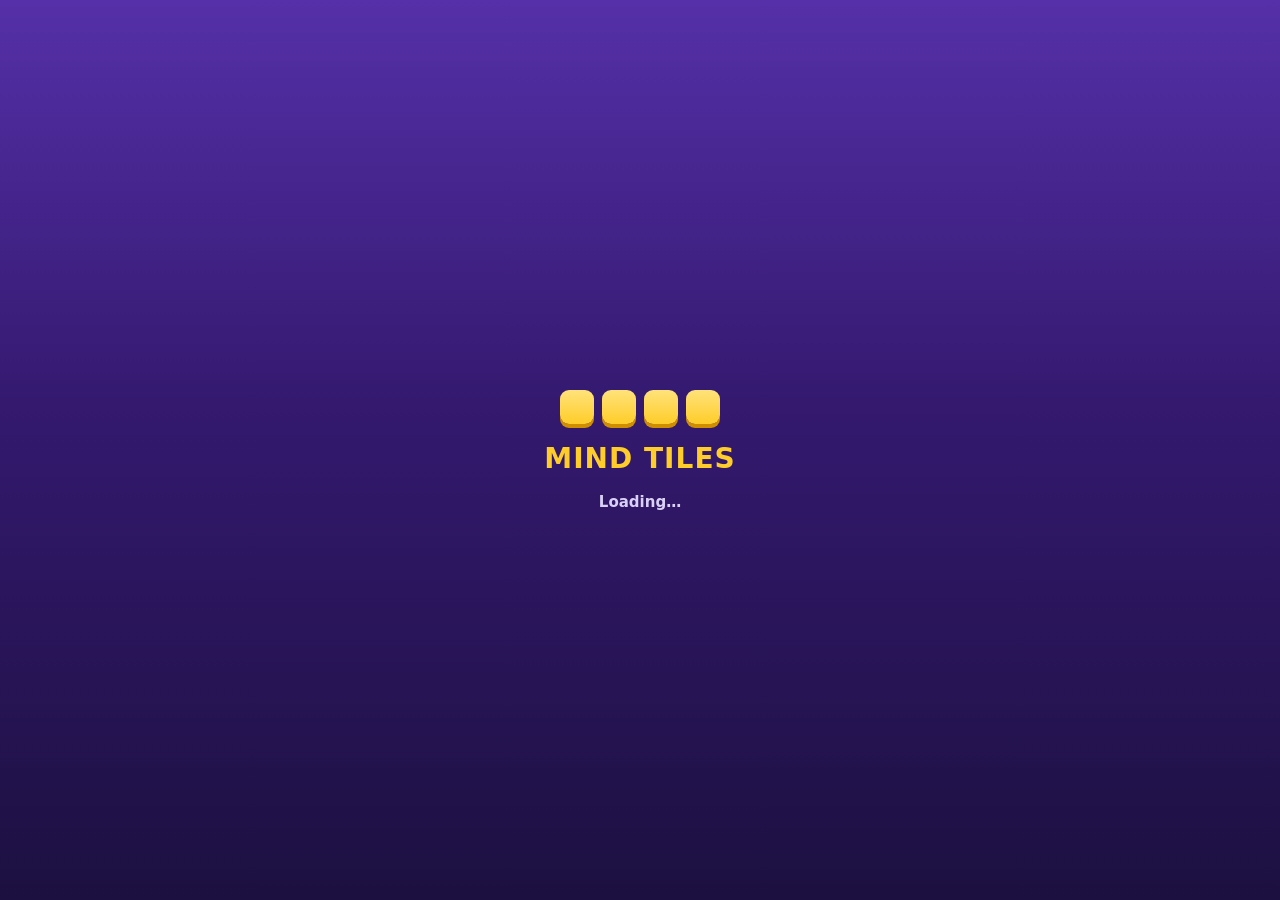
<file: web/index.html>
<!DOCTYPE html>
<html lang="en">
<head>
  <meta charset="UTF-8">
  <meta name="viewport" content="width=device-width, initial-scale=1.0, viewport-fit=cover">
  <meta name="description" content="Mind Tiles — flip, remember and match symbol tiles.">
  <title>Mind Tiles</title>
  <link rel="icon" type="image/png" href="favicon.png">

  <!-- YouTube Playables SDK: MUST load before any game code (Integration 1).
       Locally (outside YouTube) the SDK runs as a no-op. -->
  <script src="https://www.youtube.com/game_api/v1"></script>

  <!-- NOTE: deliberately no base-href element: Playables requires relative paths. -->
  <style>
    html, body { margin: 0; height: 100%; background: #1c1040; overflow: hidden; }
    #loading {
      position: fixed; inset: 0; z-index: 10;
      display: flex; flex-direction: column; align-items: center; justify-content: center; gap: 18px;
      background: linear-gradient(180deg, #5530a8 0%, #34196f 45%, #1c1040 100%);
      color: #ffcd29; font: 800 28px system-ui, -apple-system, "Segoe UI", Roboto, sans-serif;
      letter-spacing: 1px;
    }
    #loading .tiles { display: flex; gap: 8px; }
    #loading .tile {
      width: 34px; height: 34px; border-radius: 9px;
      background: linear-gradient(180deg, #ffe27a, #ffcd29); box-shadow: 0 4px 0 #cf8e00;
      animation: flip 1.2s ease-in-out infinite;
    }
    #loading .tile:nth-child(2) { animation-delay: .15s; }
    #loading .tile:nth-child(3) { animation-delay: .3s; }
    #loading .tile:nth-child(4) { animation-delay: .45s; }
    #loading .label { font-size: 15px; color: #d9d0f5; font-weight: 600; letter-spacing: 0; }
    @keyframes flip { 0%, 60%, 100% { transform: scaleX(1); } 30% { transform: scaleX(0.1); } }
    @media (prefers-reduced-motion: reduce) { #loading .tile { animation: none; } }
  </style>
</head>
<body>
  <div id="loading" role="status" aria-live="polite">
    <div class="tiles" aria-hidden="true"><div class="tile"></div><div class="tile"></div><div class="tile"></div><div class="tile"></div></div>
    <div>MIND TILES</div>
    <div class="label">Loading…</div>
  </div>
  <script>
    // Integration 2a: firstFrameReady is called while the loading screen
    // above is visible. gameReady is called from Dart (lib/main_playables.dart)
    // once the home screen is interactive and this loader has been removed.
    try {
      if (typeof ytgame !== 'undefined') { ytgame.game.firstFrameReady(); }
    } catch (e) { /* SDK unavailable: local run */ }
    window.mindTilesHideLoader = function () {
      var el = document.getElementById('loading');
      if (el && el.parentNode) { el.parentNode.removeChild(el); }
    };
  </script>
  <script src="flutter_bootstrap.js" async></script>
</body>
</html>
</file>
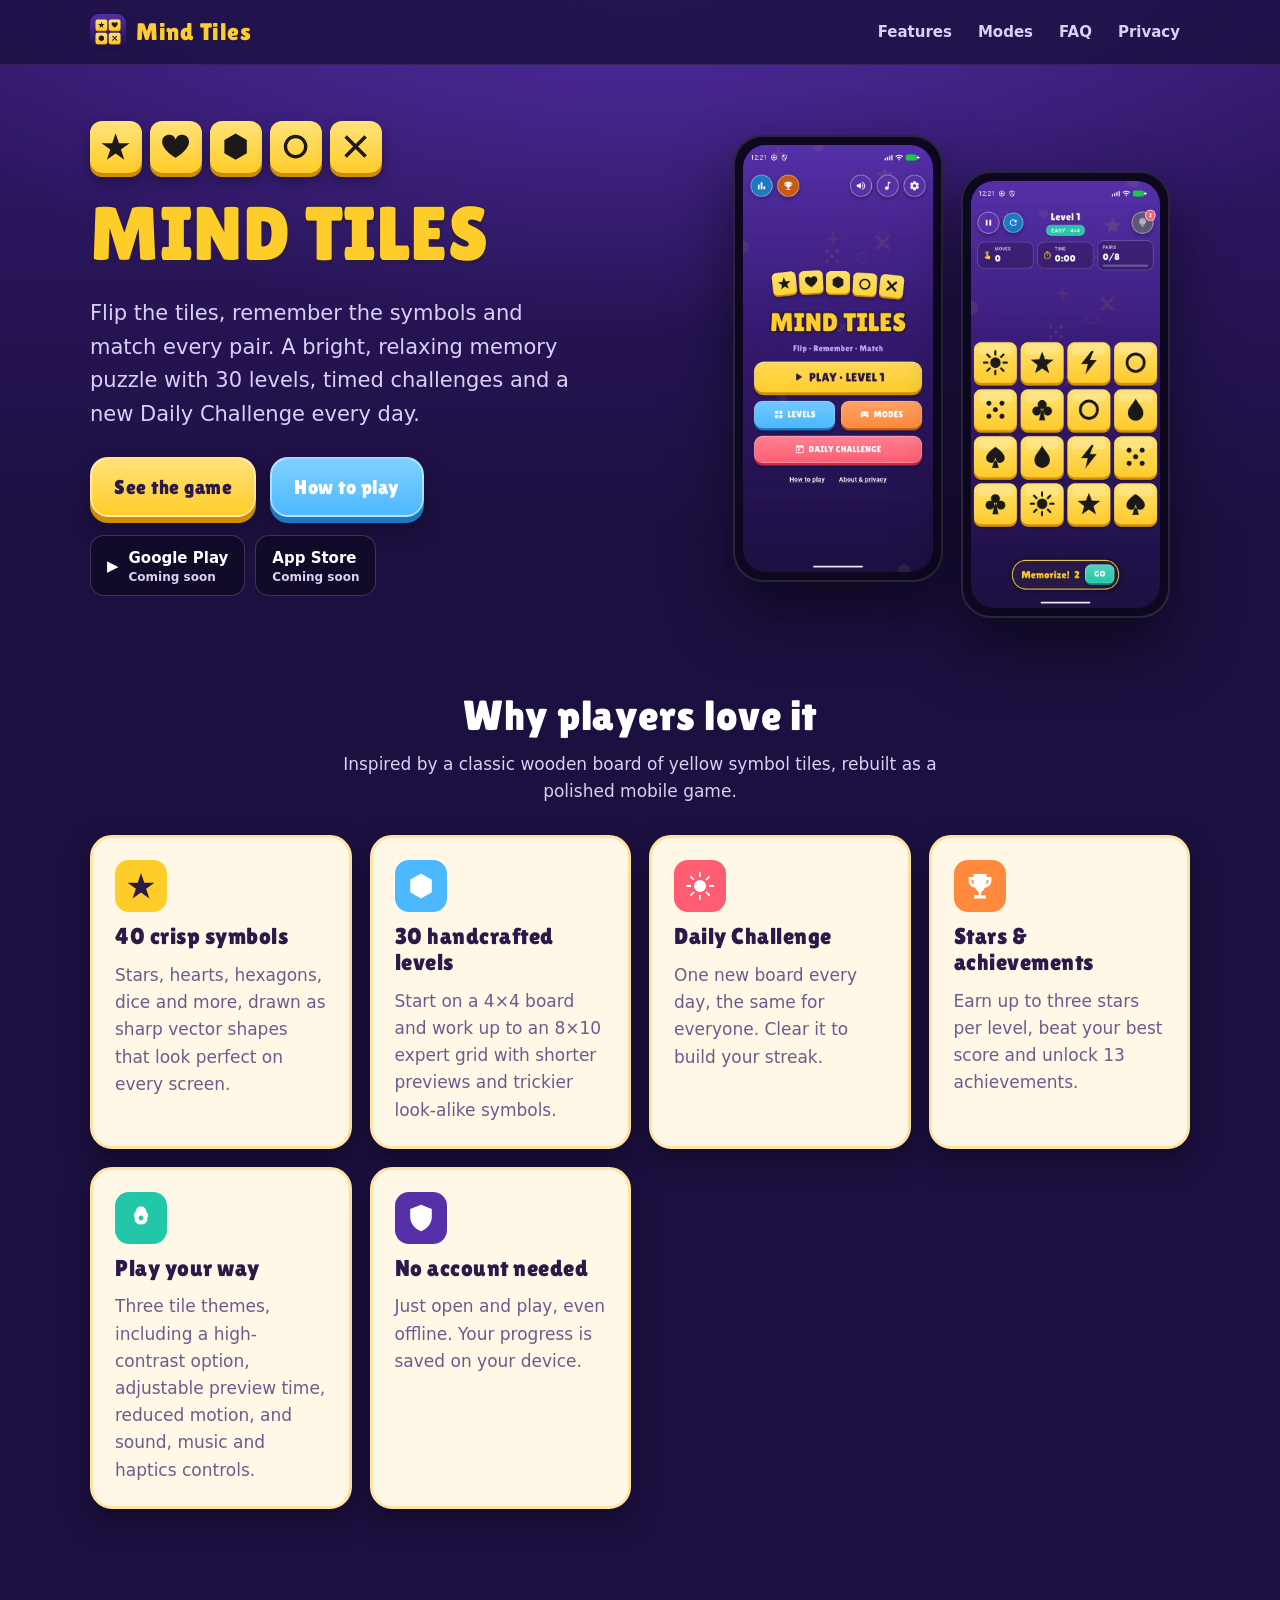
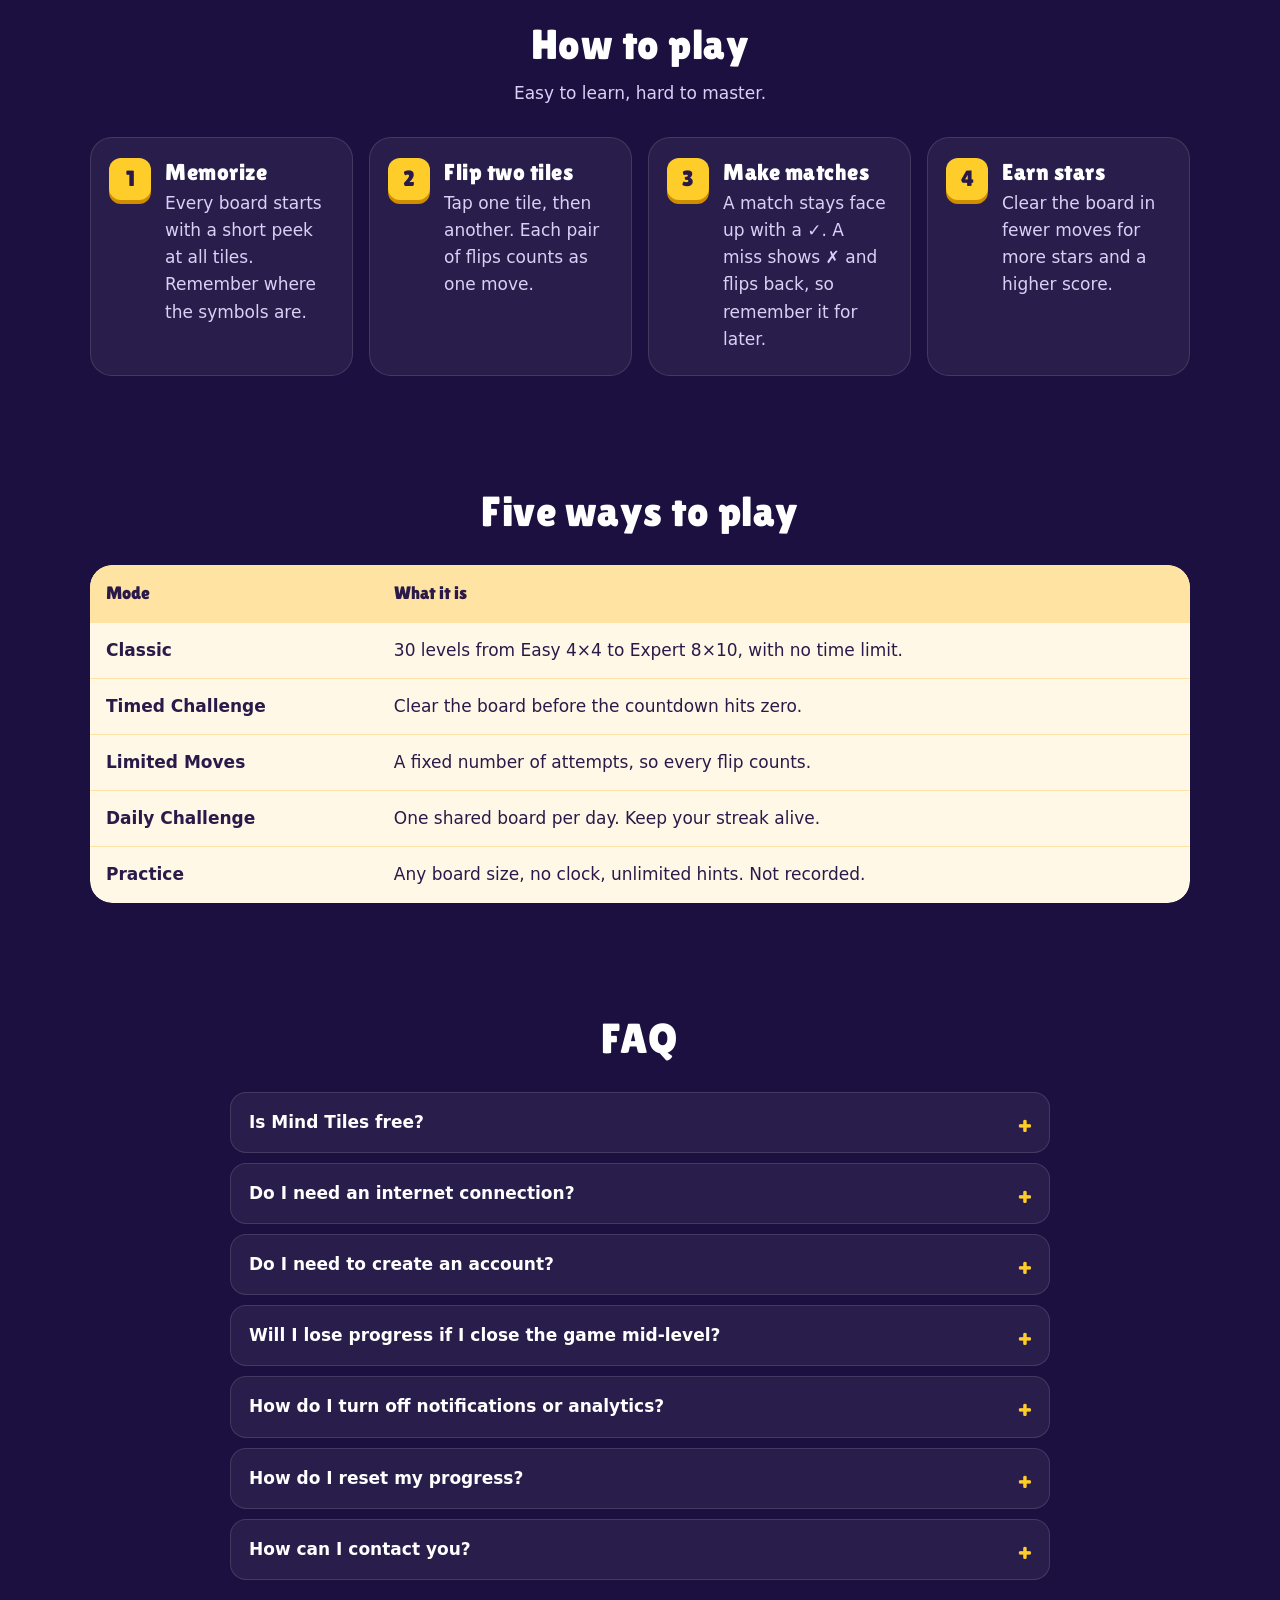
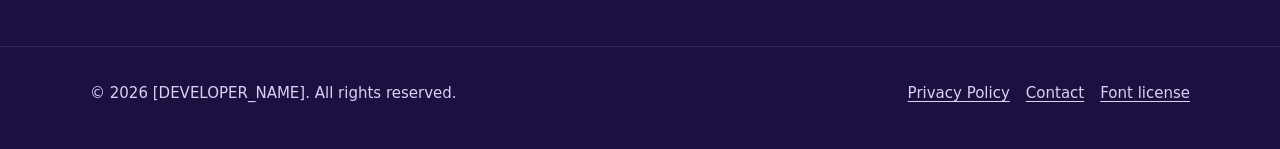
<file: website/index.html>
<!doctype html>
<html lang="en">
<head>
  <meta charset="utf-8">
  <meta name="viewport" content="width=device-width, initial-scale=1">
  <title>Mind Tiles — Flip, Remember, Match</title>
  <meta name="description" content="Mind Tiles is a free symbol memory-matching puzzle game for Android and iOS. Flip yellow tiles, remember the symbols and match every pair across 30 levels, timed challenges and a Daily Challenge.">
  <meta name="theme-color" content="#34196F">
  <link rel="canonical" href="https://[WEBSITE_DOMAIN]/">
  <link rel="icon" type="image/png" sizes="32x32" href="assets/img/favicon-32.png">
  <link rel="apple-touch-icon" href="assets/img/apple-touch-icon.png">
  <meta property="og:type" content="website">
  <meta property="og:title" content="Mind Tiles — Flip, Remember, Match">
  <meta property="og:description" content="A colourful memory-matching puzzle game with 30 levels, timed challenges and a Daily Challenge.">
  <meta property="og:image" content="assets/img/og-image.png">
  <meta name="twitter:card" content="summary_large_image">
  <link rel="stylesheet" href="assets/styles.css">
  <script type="application/ld+json">
  {
    "@context": "https://schema.org",
    "@type": "MobileApplication",
    "name": "Mind Tiles",
    "operatingSystem": "Android, iOS",
    "applicationCategory": "GameApplication",
    "genre": "Puzzle",
    "offers": { "@type": "Offer", "price": "0", "priceCurrency": "USD" },
    "description": "A symbol memory-matching puzzle game: flip tiles, remember symbols and match every pair."
  }
  </script>
</head>
<body>
  <a class="skip" href="#main">Skip to content</a>

  <!-- Game symbols, same shapes as the in-game vector tiles -->
  <svg width="0" height="0" style="position:absolute" aria-hidden="true">
    <defs>
      <symbol id="s-star" viewBox="0 0 100 100"><path d="M50 7 61 39 95 39 67 59 78 92 50 72 22 92 33 59 5 39 39 39Z"/></symbol>
      <symbol id="s-heart" viewBox="0 0 100 100"><path d="M50 86C50 86 7 60 7 35 7 20 18 12 30 12 40 12 47 18 50 27 53 18 60 12 70 12 82 12 93 20 93 35 93 60 50 86 50 86Z"/></symbol>
      <symbol id="s-hex" viewBox="0 0 100 100"><path d="M86 29 86 71 50 92 14 71 14 29 50 8Z"/></symbol>
      <symbol id="s-ring" viewBox="0 0 100 100"><path d="M50 12a38 38 0 1 0 0.01 0Zm0 11a27 27 0 1 1-0.01 0Z" fill-rule="evenodd"/></symbol>
      <symbol id="s-x" viewBox="0 0 100 100"><path d="M22 14 50 42 78 14 86 22 58 50 86 78 78 86 50 58 22 86 14 78 42 50 14 22Z"/></symbol>
      <symbol id="s-bolt" viewBox="0 0 100 100"><path d="M60 5 20 55 46 55 36 95 80 40 54 40 68 5Z"/></symbol>
      <symbol id="s-sun" viewBox="0 0 100 100"><circle cx="50" cy="50" r="20"/><path d="M47 4h6v16h-6zM47 80h6v16h-6zM4 47h16v6H4zM80 47h16v6H80zM16 20l4-4 12 12-4 4zM68 72l4-4 12 12-4 4zM16 80l12-12 4 4-12 12zM68 28l12-12 4 4-12 12z"/></symbol>
      <symbol id="s-hourglass" viewBox="0 0 100 100"><path d="M20 10h60L50 50 80 90H20L50 50Z"/></symbol>
      <symbol id="s-dice" viewBox="0 0 100 100"><circle cx="25" cy="25" r="10"/><circle cx="75" cy="25" r="10"/><circle cx="50" cy="50" r="10"/><circle cx="25" cy="75" r="10"/><circle cx="75" cy="75" r="10"/></symbol>
      <symbol id="s-flower" viewBox="0 0 100 100"><path d="M50 11a18 18 0 0 1 18 18 18 18 0 0 1 3 21 18 18 0 0 1-21 21 18 18 0 0 1-21-21 18 18 0 0 1 3-21A18 18 0 0 1 50 11Zm0 31a8 8 0 1 0 0.01 0Z" fill-rule="evenodd"/></symbol>
      <symbol id="s-trophy" viewBox="0 0 100 100"><path d="M28 10h44v10h16v12c0 14-10 22-22 24-3 8-8 12-12 14v12h16v10H30V80h16V70c-4-2-9-6-12-14C22 54 12 46 12 32V20h16Zm-6 20v2c0 7 4 12 8 14-1-5-2-10-2-16Zm56 0h-6c0 6-1 11-2 16 4-2 8-7 8-14Z"/></symbol>
      <symbol id="s-shield" viewBox="0 0 100 100"><path d="M50 6 86 20v26c0 24-16 40-36 48C30 86 14 70 14 46V20Z"/></symbol>
    </defs>
  </svg>

  <header class="site-header">
    <div class="wrap">
      <a class="brand" href="index.html" aria-label="Mind Tiles home">
        <img src="assets/img/icon-512.png" alt="" width="36" height="36">
        <span>Mind Tiles</span>
      </a>
      <nav class="nav" aria-label="Main">
        <a href="#features">Features</a>
        <a href="#modes">Modes</a>
        <a href="#faq">FAQ</a>
        <a href="privacy.html">Privacy</a>
      </nav>
    </div>
  </header>

  <main id="main">
    <section class="hero" aria-labelledby="hero-title">
      <div class="wrap">
        <div>
          <div class="tiles" aria-hidden="true">
            <div class="tile"><svg><use href="#s-star"/></svg></div>
            <div class="tile"><svg><use href="#s-heart"/></svg></div>
            <div class="tile"><svg><use href="#s-hex"/></svg></div>
            <div class="tile"><svg><use href="#s-ring"/></svg></div>
            <div class="tile"><svg><use href="#s-x"/></svg></div>
          </div>
          <h1 id="hero-title">MIND TILES</h1>
          <p class="lead">Flip the tiles, remember the symbols and match every pair. A bright, relaxing memory puzzle with 30 levels, timed challenges and a new Daily Challenge every day.</p>
          <div class="cta">
            <a class="btn" href="#features">See the game</a>
            <a class="btn secondary" href="#how">How to play</a>
          </div>
          <div class="stores" aria-label="Availability">
            <span class="badge">▶<span>Google Play<small>Coming soon</small></span></span>
            <span class="badge"><span>App Store<small>Coming soon</small></span></span>
          </div>
        </div>
        <div class="phones">
          <div class="phone"><img src="assets/img/screen-home.webp" width="540" height="1212" alt="Mind Tiles home screen with Play, Levels, Modes and Daily Challenge buttons"></div>
          <div class="phone"><img src="assets/img/screen-board.webp" width="540" height="1212" alt="A 4 by 4 board of yellow tiles showing stars, hearts, suns and dice symbols during the memorize preview"></div>
        </div>
      </div>
    </section>

    <section id="features" aria-labelledby="features-title">
      <div class="wrap">
        <div class="section-title">
          <h2 id="features-title">Why players love it</h2>
          <p>Inspired by a classic wooden board of yellow symbol tiles, rebuilt as a polished mobile game.</p>
        </div>
        <div class="grid">
          <article class="card">
            <div class="icon bg-yellow"><svg><use href="#s-star"/></svg></div>
            <h3>40 crisp symbols</h3>
            <p>Stars, hearts, hexagons, dice and more, drawn as sharp vector shapes that look perfect on every screen.</p>
          </article>
          <article class="card">
            <div class="icon bg-sky"><svg><use href="#s-hex"/></svg></div>
            <h3>30 handcrafted levels</h3>
            <p>Start on a 4×4 board and work up to an 8×10 expert grid with shorter previews and trickier look-alike symbols.</p>
          </article>
          <article class="card">
            <div class="icon bg-coral"><svg><use href="#s-sun"/></svg></div>
            <h3>Daily Challenge</h3>
            <p>One new board every day, the same for everyone. Clear it to build your streak.</p>
          </article>
          <article class="card">
            <div class="icon bg-orange"><svg><use href="#s-trophy"/></svg></div>
            <h3>Stars & achievements</h3>
            <p>Earn up to three stars per level, beat your best score and unlock 13 achievements.</p>
          </article>
          <article class="card">
            <div class="icon bg-teal"><svg><use href="#s-flower"/></svg></div>
            <h3>Play your way</h3>
            <p>Three tile themes, including a high-contrast option, adjustable preview time, reduced motion, and sound, music and haptics controls.</p>
          </article>
          <article class="card">
            <div class="icon bg-violet"><svg><use href="#s-shield"/></svg></div>
            <h3>No account needed</h3>
            <p>Just open and play, even offline. Your progress is saved on your device.</p>
          </article>
        </div>
      </div>
    </section>

    <section id="how" aria-labelledby="how-title">
      <div class="wrap">
        <div class="section-title">
          <h2 id="how-title">How to play</h2>
          <p>Easy to learn, hard to master.</p>
        </div>
        <div class="steps">
          <div class="step"><h3>Memorize</h3><p>Every board starts with a short peek at all tiles. Remember where the symbols are.</p></div>
          <div class="step"><h3>Flip two tiles</h3><p>Tap one tile, then another. Each pair of flips counts as one move.</p></div>
          <div class="step"><h3>Make matches</h3><p>A match stays face up with a ✓. A miss shows ✗ and flips back, so remember it for later.</p></div>
          <div class="step"><h3>Earn stars</h3><p>Clear the board in fewer moves for more stars and a higher score.</p></div>
        </div>
      </div>
    </section>

    <section id="modes" aria-labelledby="modes-title">
      <div class="wrap">
        <div class="section-title">
          <h2 id="modes-title">Five ways to play</h2>
        </div>
        <div class="table-scroll">
          <table class="modes">
            <thead><tr><th scope="col">Mode</th><th scope="col">What it is</th></tr></thead>
            <tbody>
              <tr><td><strong>Classic</strong></td><td>30 levels from Easy 4×4 to Expert 8×10, with no time limit.</td></tr>
              <tr><td><strong>Timed Challenge</strong></td><td>Clear the board before the countdown hits zero.</td></tr>
              <tr><td><strong>Limited Moves</strong></td><td>A fixed number of attempts, so every flip counts.</td></tr>
              <tr><td><strong>Daily Challenge</strong></td><td>One shared board per day. Keep your streak alive.</td></tr>
              <tr><td><strong>Practice</strong></td><td>Any board size, no clock, unlimited hints. Not recorded.</td></tr>
            </tbody>
          </table>
        </div>
      </div>
    </section>

    <section id="faq" aria-labelledby="faq-title">
      <div class="wrap" style="max-width:820px">
        <div class="section-title"><h2 id="faq-title">FAQ</h2></div>
        <details class="faq"><summary>Is Mind Tiles free?</summary><p>Yes. The game is free to play and supported by ads. You can optionally watch a short ad to get an extra hint.</p></details>
        <details class="faq"><summary>Do I need an internet connection?</summary><p>No. All game modes work offline. An internet connection is only used for ads, anonymous analytics and optional notifications.</p></details>
        <details class="faq"><summary>Do I need to create an account?</summary><p>No account or sign-in is needed. Your progress is stored on your device.</p></details>
        <details class="faq"><summary>Will I lose progress if I close the game mid-level?</summary><p>No. Your board is saved automatically. Tap <em>Continue</em> on the home screen to pick up where you left off.</p></details>
        <details class="faq"><summary>How do I turn off notifications or analytics?</summary><p>Open <em>Settings</em> in the game. <em>Daily reminders</em> controls notifications and <em>Share usage &amp; crash reports</em> controls analytics. Details are in our <a href="privacy.html">Privacy Policy</a>.</p></details>
        <details class="faq"><summary>How do I reset my progress?</summary><p>Settings → <em>Reset all progress</em>. This permanently erases levels, scores, statistics and achievements on your device.</p></details>
        <details class="faq"><summary>How can I contact you?</summary><p>Email us at <a href="mailto:[CONTACT_EMAIL]">[CONTACT_EMAIL]</a>. We read every message.</p></details>
      </div>
    </section>
  </main>

  <footer class="site-footer">
    <div class="wrap">
      <div>© <span id="year">2026</span> [DEVELOPER_NAME]. All rights reserved.</div>
      <nav aria-label="Footer">
        <a href="privacy.html">Privacy Policy</a>
        <a href="mailto:[CONTACT_EMAIL]">Contact</a>
        <a href="assets/fonts/OFL-LilitaOne.txt">Font license</a>
      </nav>
    </div>
  </footer>
  <script>document.getElementById('year').textContent = new Date().getFullYear();</script>
</body>
</html>
</file>
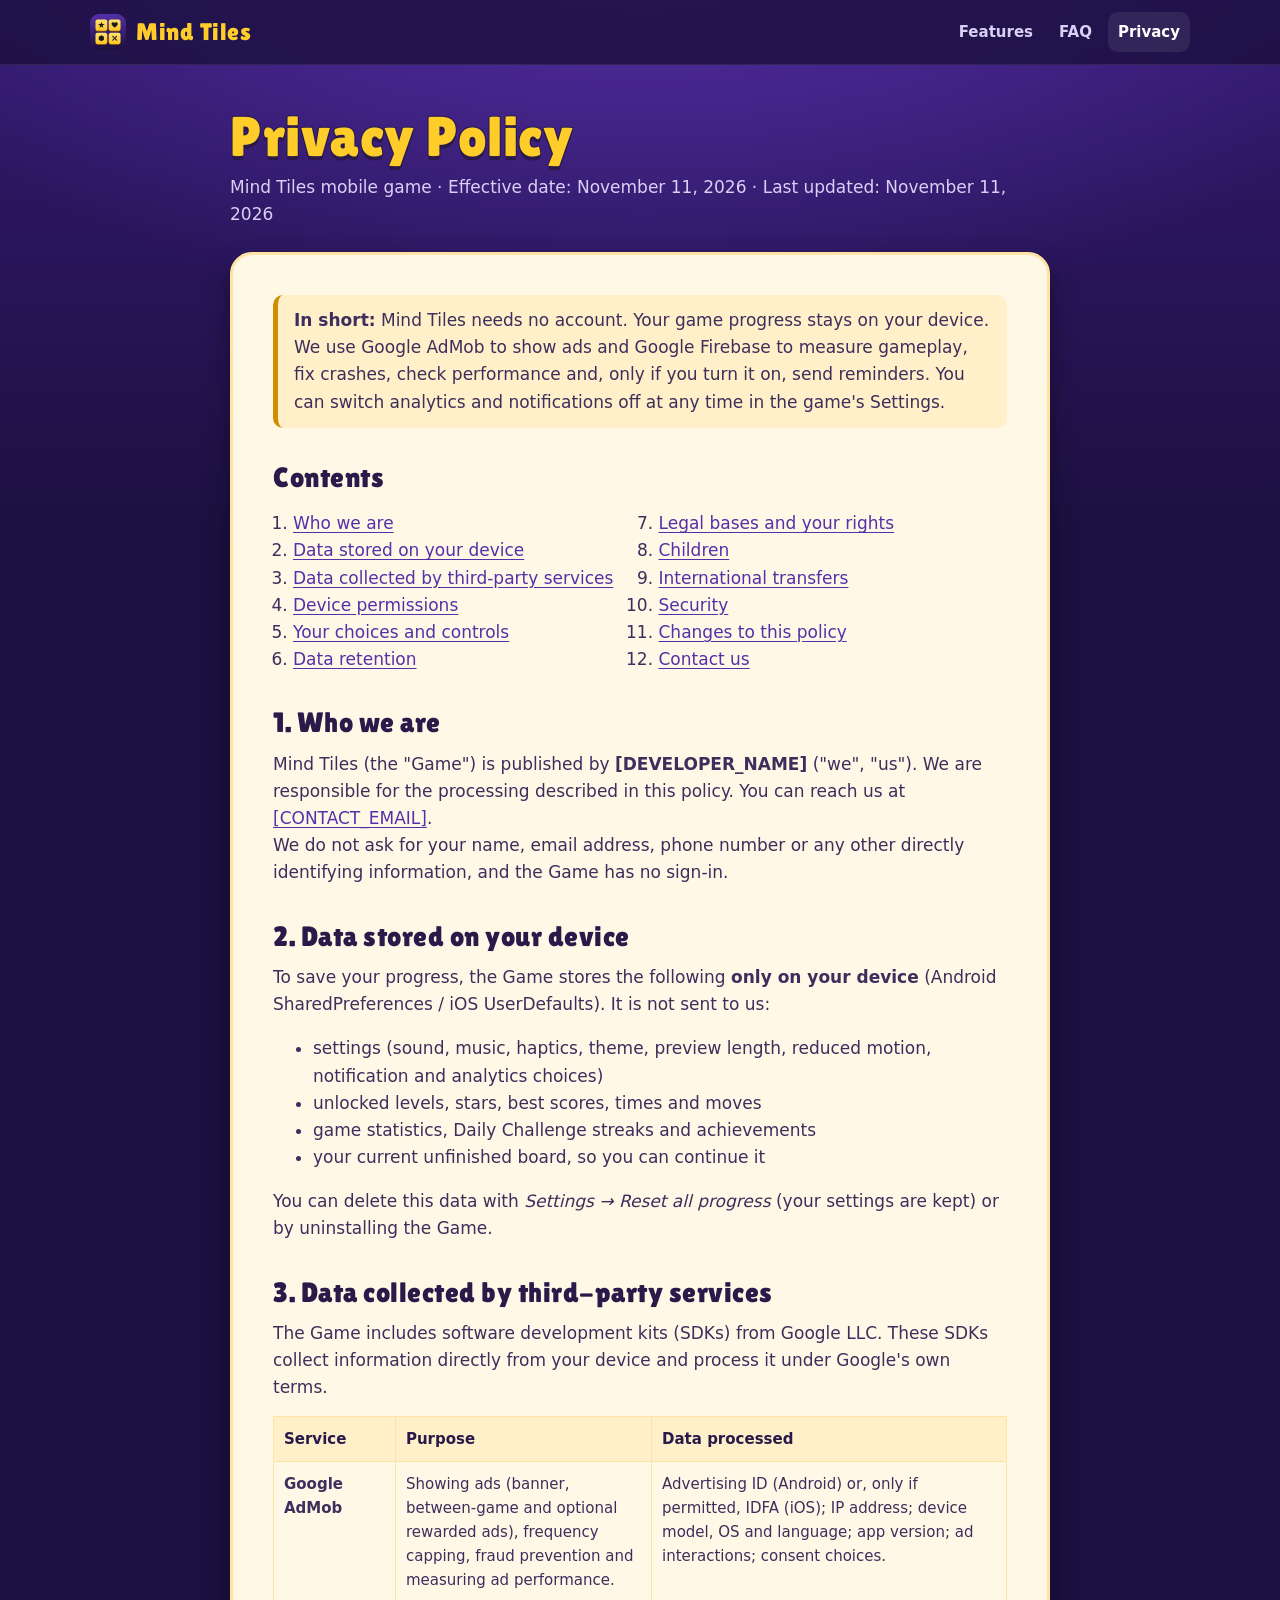
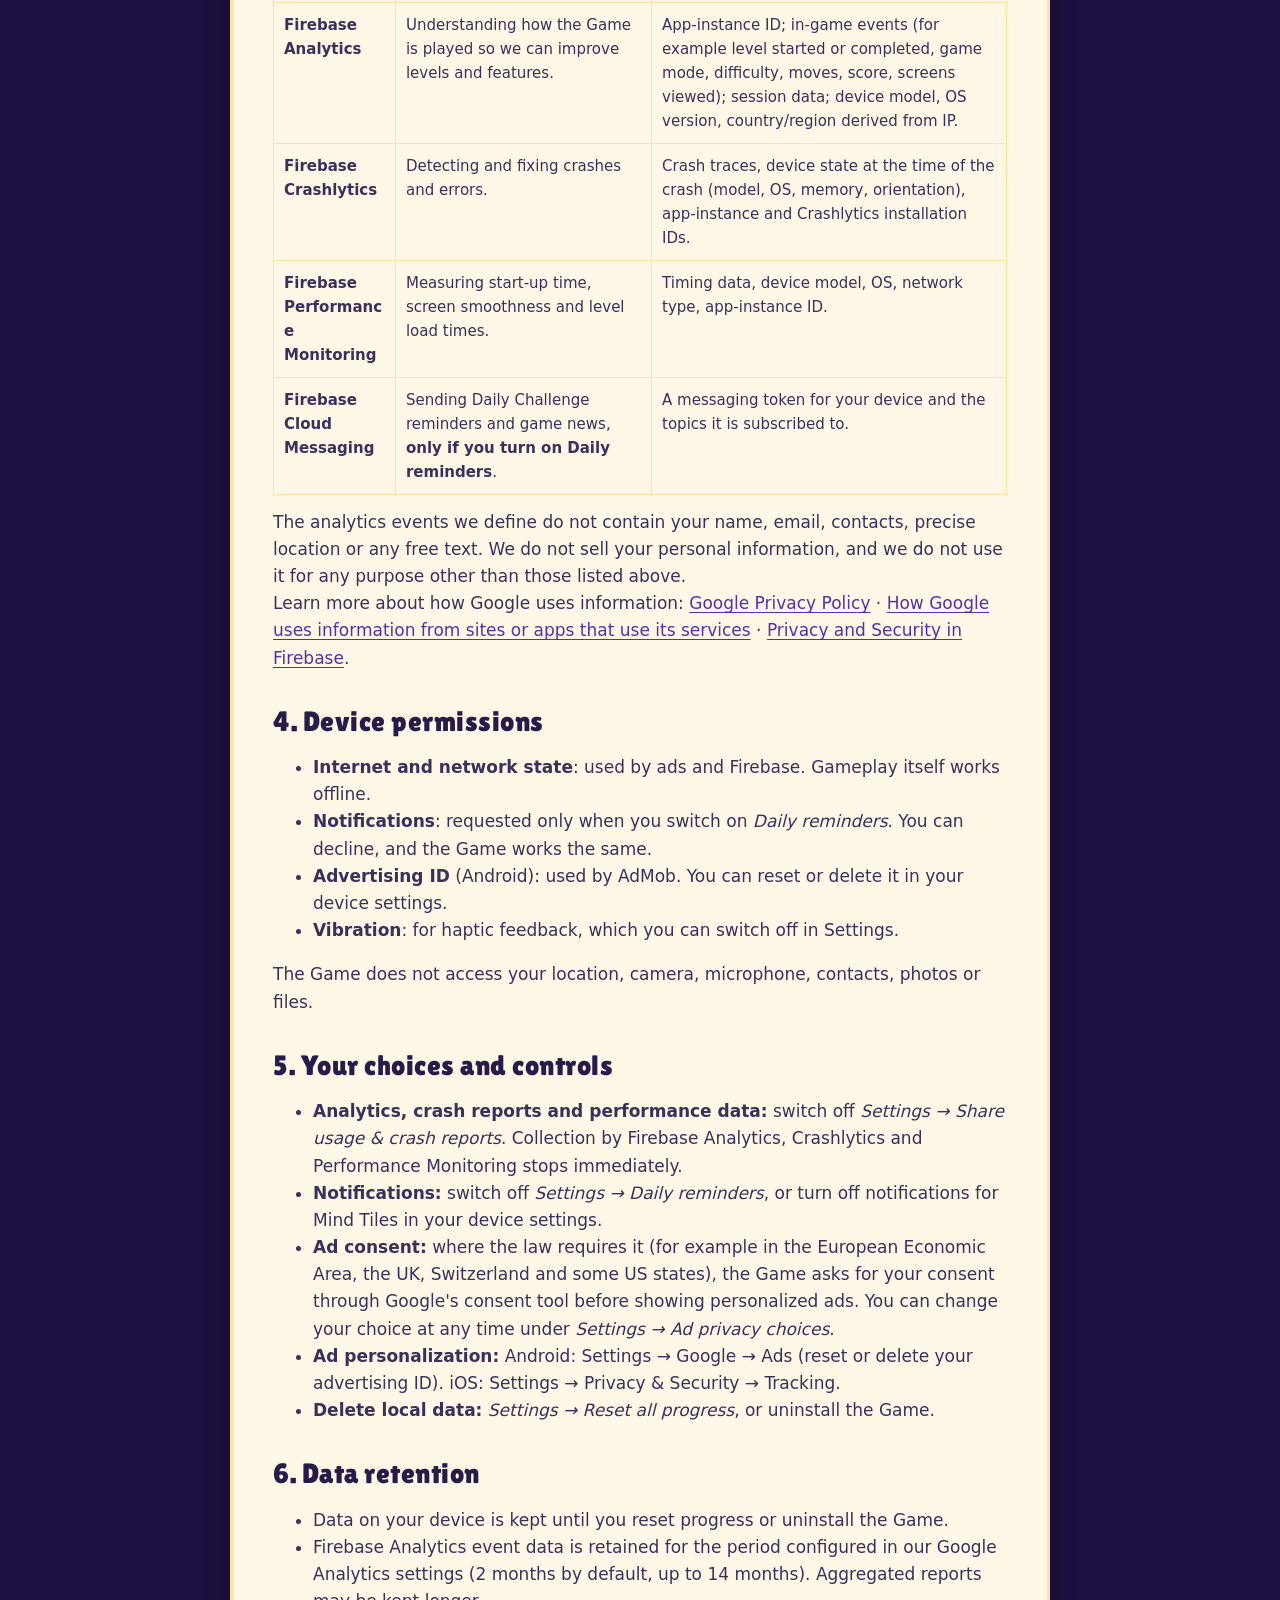
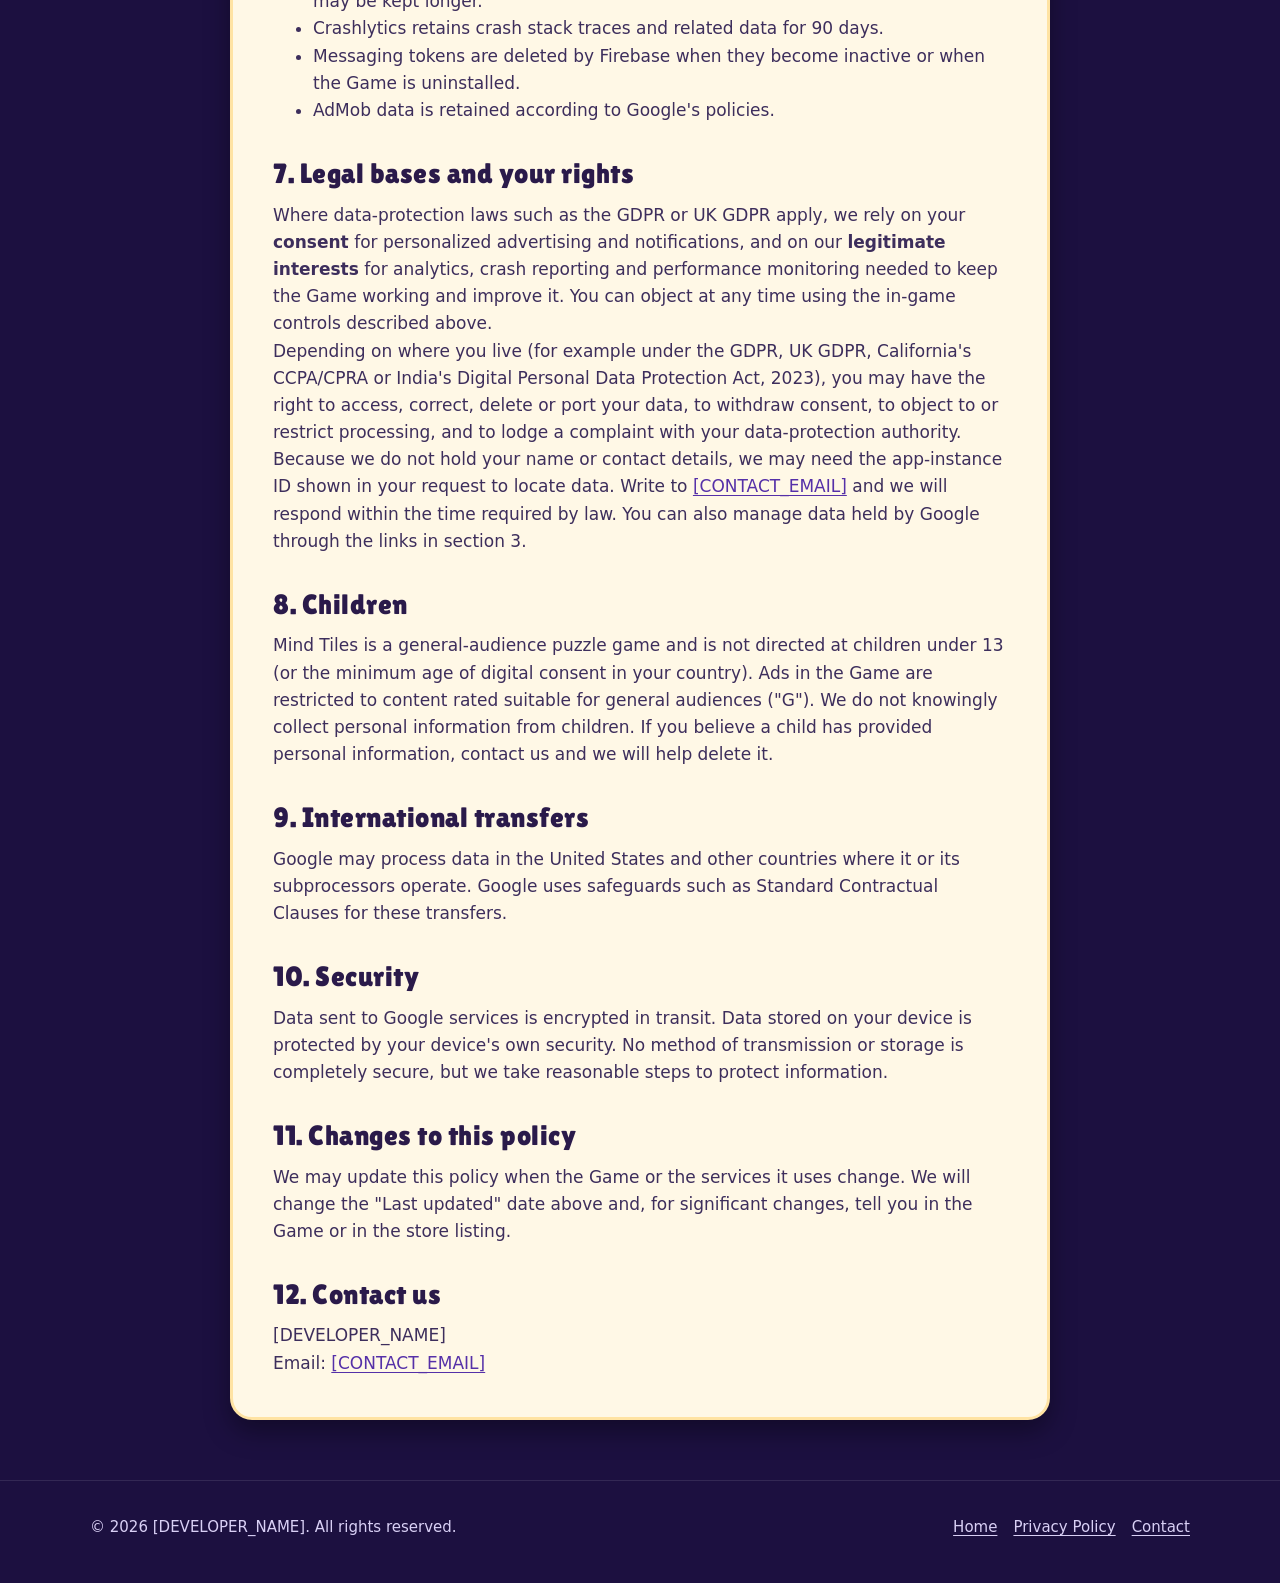
<file: website/privacy.html>
<!doctype html>
<html lang="en">
<head>
  <meta charset="utf-8">
  <meta name="viewport" content="width=device-width, initial-scale=1">
  <title>Privacy Policy — Mind Tiles</title>
  <meta name="description" content="How the Mind Tiles game handles your data: what is stored on your device, what Google AdMob and Firebase collect, and how to control it.">
  <meta name="theme-color" content="#34196F">
  <link rel="canonical" href="https://[WEBSITE_DOMAIN]/privacy.html">
  <link rel="icon" type="image/png" sizes="32x32" href="assets/img/favicon-32.png">
  <link rel="apple-touch-icon" href="assets/img/apple-touch-icon.png">
  <link rel="stylesheet" href="assets/styles.css">
</head>
<body>
  <a class="skip" href="#main">Skip to content</a>
  <header class="site-header">
    <div class="wrap">
      <a class="brand" href="index.html" aria-label="Mind Tiles home">
        <img src="assets/img/icon-512.png" alt="" width="36" height="36">
        <span>Mind Tiles</span>
      </a>
      <nav class="nav" aria-label="Main">
        <a href="index.html#features">Features</a>
        <a href="index.html#faq">FAQ</a>
        <a href="privacy.html" aria-current="page">Privacy</a>
      </nav>
    </div>
  </header>

  <main id="main" class="wrap">
    <div class="prose">
      <h1>Privacy Policy</h1>
      <p class="meta">Mind Tiles mobile game · Effective date: November 11, 2026 · Last updated: November 11, 2026</p>

      <div class="card">
        <p class="note"><strong>In short:</strong> Mind Tiles needs no account. Your game progress stays on your device. We use Google AdMob to show ads and Google Firebase to measure gameplay, fix crashes, check performance and, only if you turn it on, send reminders. You can switch analytics and notifications off at any time in the game's Settings.</p>

        <h2>Contents</h2>
        <ol class="toc">
          <li><a href="#who">Who we are</a></li>
          <li><a href="#device">Data stored on your device</a></li>
          <li><a href="#third">Data collected by third-party services</a></li>
          <li><a href="#permissions">Device permissions</a></li>
          <li><a href="#choices">Your choices and controls</a></li>
          <li><a href="#retention">Data retention</a></li>
          <li><a href="#legal">Legal bases and your rights</a></li>
          <li><a href="#children">Children</a></li>
          <li><a href="#transfers">International transfers</a></li>
          <li><a href="#security">Security</a></li>
          <li><a href="#changes">Changes to this policy</a></li>
          <li><a href="#contact">Contact us</a></li>
        </ol>

        <h2 id="who">1. Who we are</h2>
        <p>Mind Tiles (the "Game") is published by <strong>[DEVELOPER_NAME]</strong> ("we", "us"). We are responsible for the processing described in this policy. You can reach us at <a href="mailto:[CONTACT_EMAIL]">[CONTACT_EMAIL]</a>.</p>
        <p>We do not ask for your name, email address, phone number or any other directly identifying information, and the Game has no sign-in.</p>

        <h2 id="device">2. Data stored on your device</h2>
        <p>To save your progress, the Game stores the following <strong>only on your device</strong> (Android SharedPreferences / iOS UserDefaults). It is not sent to us:</p>
        <ul>
          <li>settings (sound, music, haptics, theme, preview length, reduced motion, notification and analytics choices)</li>
          <li>unlocked levels, stars, best scores, times and moves</li>
          <li>game statistics, Daily Challenge streaks and achievements</li>
          <li>your current unfinished board, so you can continue it</li>
        </ul>
        <p>You can delete this data with <em>Settings → Reset all progress</em> (your settings are kept) or by uninstalling the Game.</p>

        <h2 id="third">3. Data collected by third-party services</h2>
        <p>The Game includes software development kits (SDKs) from Google LLC. These SDKs collect information directly from your device and process it under Google's own terms.</p>
        <div class="table-scroll" role="region" aria-label="Third-party services" tabindex="0">
        <table>
          <thead>
            <tr><th scope="col">Service</th><th scope="col">Purpose</th><th scope="col">Data processed</th></tr>
          </thead>
          <tbody>
            <tr>
              <td><strong>Google AdMob</strong></td>
              <td>Showing ads (banner, between-game and optional rewarded ads), frequency capping, fraud prevention and measuring ad performance.</td>
              <td>Advertising ID (Android) or, only if permitted, IDFA (iOS); IP address; device model, OS and language; app version; ad interactions; consent choices.</td>
            </tr>
            <tr>
              <td><strong>Firebase Analytics</strong></td>
              <td>Understanding how the Game is played so we can improve levels and features.</td>
              <td>App-instance ID; in-game events (for example level started or completed, game mode, difficulty, moves, score, screens viewed); session data; device model, OS version, country/region derived from IP.</td>
            </tr>
            <tr>
              <td><strong>Firebase Crashlytics</strong></td>
              <td>Detecting and fixing crashes and errors.</td>
              <td>Crash traces, device state at the time of the crash (model, OS, memory, orientation), app-instance and Crashlytics installation IDs.</td>
            </tr>
            <tr>
              <td><strong>Firebase Performance Monitoring</strong></td>
              <td>Measuring start-up time, screen smoothness and level load times.</td>
              <td>Timing data, device model, OS, network type, app-instance ID.</td>
            </tr>
            <tr>
              <td><strong>Firebase Cloud Messaging</strong></td>
              <td>Sending Daily Challenge reminders and game news, <strong>only if you turn on Daily reminders</strong>.</td>
              <td>A messaging token for your device and the topics it is subscribed to.</td>
            </tr>
          </tbody>
        </table>
        </div>
        <p>The analytics events we define do not contain your name, email, contacts, precise location or any free text. We do not sell your personal information, and we do not use it for any purpose other than those listed above.</p>
        <p>Learn more about how Google uses information: <a href="https://policies.google.com/privacy" rel="noopener">Google Privacy Policy</a> · <a href="https://policies.google.com/technologies/partner-sites" rel="noopener">How Google uses information from sites or apps that use its services</a> · <a href="https://firebase.google.com/support/privacy" rel="noopener">Privacy and Security in Firebase</a>.</p>

        <h2 id="permissions">4. Device permissions</h2>
        <ul>
          <li><strong>Internet and network state</strong>: used by ads and Firebase. Gameplay itself works offline.</li>
          <li><strong>Notifications</strong>: requested only when you switch on <em>Daily reminders</em>. You can decline, and the Game works the same.</li>
          <li><strong>Advertising ID</strong> (Android): used by AdMob. You can reset or delete it in your device settings.</li>
          <li><strong>Vibration</strong>: for haptic feedback, which you can switch off in Settings.</li>
        </ul>
        <p>The Game does not access your location, camera, microphone, contacts, photos or files.</p>

        <h2 id="choices">5. Your choices and controls</h2>
        <ul>
          <li><strong>Analytics, crash reports and performance data:</strong> switch off <em>Settings → Share usage &amp; crash reports</em>. Collection by Firebase Analytics, Crashlytics and Performance Monitoring stops immediately.</li>
          <li><strong>Notifications:</strong> switch off <em>Settings → Daily reminders</em>, or turn off notifications for Mind Tiles in your device settings.</li>
          <li><strong>Ad consent:</strong> where the law requires it (for example in the European Economic Area, the UK, Switzerland and some US states), the Game asks for your consent through Google's consent tool before showing personalized ads. You can change your choice at any time under <em>Settings → Ad privacy choices</em>.</li>
          <li><strong>Ad personalization:</strong> Android: Settings → Google → Ads (reset or delete your advertising ID). iOS: Settings → Privacy &amp; Security → Tracking.</li>
          <li><strong>Delete local data:</strong> <em>Settings → Reset all progress</em>, or uninstall the Game.</li>
        </ul>

        <h2 id="retention">6. Data retention</h2>
        <ul>
          <li>Data on your device is kept until you reset progress or uninstall the Game.</li>
          <li>Firebase Analytics event data is retained for the period configured in our Google Analytics settings (2 months by default, up to 14 months). Aggregated reports may be kept longer.</li>
          <li>Crashlytics retains crash stack traces and related data for 90 days.</li>
          <li>Messaging tokens are deleted by Firebase when they become inactive or when the Game is uninstalled.</li>
          <li>AdMob data is retained according to Google's policies.</li>
        </ul>

        <h2 id="legal">7. Legal bases and your rights</h2>
        <p>Where data-protection laws such as the GDPR or UK GDPR apply, we rely on your <strong>consent</strong> for personalized advertising and notifications, and on our <strong>legitimate interests</strong> for analytics, crash reporting and performance monitoring needed to keep the Game working and improve it. You can object at any time using the in-game controls described above.</p>
        <p>Depending on where you live (for example under the GDPR, UK GDPR, California's CCPA/CPRA or India's Digital Personal Data Protection Act, 2023), you may have the right to access, correct, delete or port your data, to withdraw consent, to object to or restrict processing, and to lodge a complaint with your data-protection authority. Because we do not hold your name or contact details, we may need the app-instance ID shown in your request to locate data. Write to <a href="mailto:[CONTACT_EMAIL]">[CONTACT_EMAIL]</a> and we will respond within the time required by law. You can also manage data held by Google through the links in section 3.</p>

        <h2 id="children">8. Children</h2>
        <p>Mind Tiles is a general-audience puzzle game and is not directed at children under 13 (or the minimum age of digital consent in your country). Ads in the Game are restricted to content rated suitable for general audiences ("G"). We do not knowingly collect personal information from children. If you believe a child has provided personal information, contact us and we will help delete it.</p>

        <h2 id="transfers">9. International transfers</h2>
        <p>Google may process data in the United States and other countries where it or its subprocessors operate. Google uses safeguards such as Standard Contractual Clauses for these transfers.</p>

        <h2 id="security">10. Security</h2>
        <p>Data sent to Google services is encrypted in transit. Data stored on your device is protected by your device's own security. No method of transmission or storage is completely secure, but we take reasonable steps to protect information.</p>

        <h2 id="changes">11. Changes to this policy</h2>
        <p>We may update this policy when the Game or the services it uses change. We will change the "Last updated" date above and, for significant changes, tell you in the Game or in the store listing.</p>

        <h2 id="contact">12. Contact us</h2>
        <p>[DEVELOPER_NAME]<br>Email: <a href="mailto:[CONTACT_EMAIL]">[CONTACT_EMAIL]</a></p>
      </div>
    </div>
  </main>

  <footer class="site-footer">
    <div class="wrap">
      <div>© <span id="year">2026</span> [DEVELOPER_NAME]. All rights reserved.</div>
      <nav aria-label="Footer">
        <a href="index.html">Home</a>
        <a href="privacy.html">Privacy Policy</a>
        <a href="mailto:[CONTACT_EMAIL]">Contact</a>
      </nav>
    </div>
  </footer>
  <script>document.getElementById('year').textContent = new Date().getFullYear();</script>
</body>
</html>
</file>
<file: website/assets/styles.css>
/* Mind Tiles website — shares the game's night-purple + sunny-yellow palette. */

@font-face {
  font-family: "Lilita One";
  src: url("fonts/LilitaOne-Regular.ttf") format("truetype");
  font-display: swap;
}

:root {
  --night: #1c1040;
  --purple: #34196f;
  --violet: #5530a8;
  --lilac: #b9a6ff;
  --yellow: #ffcd29;
  --yellow-light: #ffe27a;
  --yellow-dark: #cf8e00;
  --coral: #ff5d73;
  --teal: #22c7a9;
  --sky: #4cb8ff;
  --orange: #ff8a3d;
  --ink: #2a1a4a;
  --ink-soft: #6b5c8c;
  --panel: #fff8e6;
  --panel-border: #ffe3a3;
  --text: #ffffff;
  --text-soft: #d9d0f5;
  --radius: 22px;
  --display: "Lilita One", "Arial Rounded MT Bold", system-ui, sans-serif;
  --body: system-ui, -apple-system, "Segoe UI", Roboto, "Noto Sans", sans-serif;
  color-scheme: dark;
}

* { box-sizing: border-box; }

html { scroll-behavior: smooth; }

body {
  margin: 0;
  font-family: var(--body);
  font-size: 17px;
  line-height: 1.6;
  color: var(--text);
  background: var(--night);
  background-image:
    radial-gradient(1200px 600px at 50% -10%, var(--violet) 0%, transparent 70%),
    linear-gradient(180deg, var(--purple) 0%, var(--night) 60%);
  background-attachment: fixed;
  -webkit-font-smoothing: antialiased;
}

a { color: var(--yellow); text-underline-offset: 3px; }
a:hover { color: var(--yellow-light); }
:focus-visible { outline: 3px solid var(--yellow); outline-offset: 3px; border-radius: 6px; }

img { max-width: 100%; height: auto; display: block; }

.wrap { width: min(1100px, 100% - 32px); margin-inline: auto; }

.skip {
  position: absolute; left: -999px; top: 8px; z-index: 10;
  background: var(--yellow); color: var(--ink); padding: 8px 14px; border-radius: 10px;
}
.skip:focus { left: 16px; }

/* ---------- header ---------- */
.site-header {
  position: sticky; top: 0; z-index: 5;
  background: rgba(28, 16, 64, 0.82);
  backdrop-filter: blur(10px);
  -webkit-backdrop-filter: blur(10px);
  border-bottom: 1px solid rgba(255, 255, 255, 0.08);
}
.site-header .wrap {
  display: flex; align-items: center; justify-content: space-between;
  gap: 16px; min-height: 64px;
}
.brand {
  display: flex; align-items: center; gap: 10px;
  font-family: var(--display); font-size: 24px; letter-spacing: .5px;
  color: var(--yellow); text-decoration: none;
}
.brand img { width: 36px; height: 36px; border-radius: 9px; }
.nav { display: flex; gap: 6px; flex-wrap: wrap; justify-content: flex-end; }
.nav a {
  color: var(--text-soft); text-decoration: none; font-weight: 700; font-size: 15px;
  padding: 8px 10px; border-radius: 10px;
}
.nav a:hover, .nav a[aria-current="page"] { color: var(--text); background: rgba(255,255,255,.08); }

/* ---------- buttons ---------- */
.btn {
  display: inline-flex; align-items: center; justify-content: center; gap: 8px;
  font-family: var(--display); font-size: 20px; letter-spacing: .5px;
  text-decoration: none; color: var(--ink);
  background: linear-gradient(180deg, var(--yellow-light), var(--yellow));
  border: 2px solid rgba(255,255,255,.45);
  border-radius: 18px;
  padding: 12px 22px;
  box-shadow: 0 6px 0 var(--yellow-dark), 0 10px 20px rgba(0,0,0,.35);
  transition: transform .08s ease, box-shadow .08s ease;
}
.btn:hover { color: var(--ink); }
.btn:active { transform: translateY(4px); box-shadow: 0 2px 0 var(--yellow-dark), 0 4px 10px rgba(0,0,0,.35); }
.btn.secondary {
  color: #fff; background: linear-gradient(180deg, #7fd0ff, var(--sky));
  box-shadow: 0 6px 0 #1c78c2, 0 10px 20px rgba(0,0,0,.35);
}
.btn.secondary:active { box-shadow: 0 2px 0 #1c78c2, 0 4px 10px rgba(0,0,0,.35); }

.badge {
  display: inline-flex; align-items: center; gap: 10px;
  padding: 10px 16px; border-radius: 14px;
  background: rgba(0,0,0,.35); border: 1px solid rgba(255,255,255,.18);
  color: var(--text); font-weight: 700; font-size: 15px;
}
.badge small { display: block; font-weight: 600; color: var(--text-soft); font-size: 12px; line-height: 1.2; }

/* ---------- hero ---------- */
.hero { padding: 56px 0 40px; }
.hero .wrap { display: grid; gap: 40px; align-items: center; grid-template-columns: 1.1fr .9fr; }
.tiles { display: flex; gap: 8px; margin-bottom: 18px; }
.tile {
  width: 52px; height: 52px; border-radius: 12px;
  background: linear-gradient(180deg, var(--yellow-light), var(--yellow));
  box-shadow: 0 4px 0 var(--yellow-dark), 0 8px 14px rgba(0,0,0,.35);
  display: grid; place-items: center;
  animation: bob 3s ease-in-out infinite;
}
.tile svg { width: 60%; height: 60%; fill: #1c1917; }
.tile:nth-child(2) { animation-delay: .15s; }
.tile:nth-child(3) { animation-delay: .3s; }
.tile:nth-child(4) { animation-delay: .45s; }
.tile:nth-child(5) { animation-delay: .6s; }
@keyframes bob { 0%,100% { transform: translateY(0) rotate(-2deg); } 50% { transform: translateY(-6px) rotate(2deg); } }

h1, h2, h3 { font-family: var(--display); font-weight: 400; letter-spacing: .5px; line-height: 1.12; margin: 0 0 12px; }
h1 {
  font-size: clamp(44px, 8vw, 76px); color: var(--yellow);
  text-shadow: 0 4px 0 var(--ink), 0 0 1px var(--ink);
  -webkit-text-stroke: 2px var(--ink);
  paint-order: stroke fill;
}
h2 { font-size: clamp(30px, 5vw, 42px); }
h3 { font-size: 23px; }
.lead { font-size: clamp(18px, 2.4vw, 21px); color: var(--text-soft); max-width: 36ch; }
.cta { display: flex; flex-wrap: wrap; gap: 14px; margin: 26px 0 18px; }
.stores { display: flex; flex-wrap: wrap; gap: 10px; }

.phones { display: flex; justify-content: center; gap: 18px; }
.phone {
  width: min(230px, 44%);
  border-radius: 30px; padding: 8px;
  background: #0d0720; border: 2px solid rgba(255,255,255,.12);
  box-shadow: 0 30px 60px rgba(0,0,0,.5);
}
.phone img { border-radius: 23px; }
.phone:nth-child(2) { transform: translateY(36px); }

/* ---------- sections ---------- */
section { padding: 56px 0; }
.section-title { text-align: center; margin-bottom: 30px; }
.section-title p { color: var(--text-soft); margin: 0 auto; max-width: 60ch; }

.grid { display: grid; gap: 18px; grid-template-columns: repeat(auto-fit, minmax(240px, 1fr)); }

.card {
  background: var(--panel); color: var(--ink);
  border: 3px solid var(--panel-border); border-radius: var(--radius);
  padding: 22px; box-shadow: 0 12px 26px rgba(0,0,0,.35);
}
.card h3 { color: var(--ink); }
.card p { margin: 0; color: var(--ink-soft); }
.card .icon {
  width: 52px; height: 52px; border-radius: 14px; display: grid; place-items: center;
  margin-bottom: 12px; color: #fff;
}
.card .icon svg { width: 30px; height: 30px; fill: currentColor; }
.bg-yellow { background: var(--yellow); color: var(--ink) !important; }
.bg-teal { background: var(--teal); }
.bg-sky { background: var(--sky); }
.bg-coral { background: var(--coral); }
.bg-orange { background: var(--orange); }
.bg-violet { background: var(--violet); }

.steps { counter-reset: step; display: grid; gap: 16px; grid-template-columns: repeat(auto-fit, minmax(220px, 1fr)); }
.step { position: relative; padding: 22px 22px 22px 74px; border-radius: var(--radius); background: rgba(255,255,255,.06); border: 1px solid rgba(255,255,255,.12); }
.step::before {
  counter-increment: step; content: counter(step);
  position: absolute; left: 18px; top: 20px; width: 42px; height: 42px;
  display: grid; place-items: center; border-radius: 12px;
  font-family: var(--display); font-size: 22px; color: var(--ink);
  background: var(--yellow); box-shadow: 0 4px 0 var(--yellow-dark);
}
.step h3 { margin-bottom: 4px; }
.step p { margin: 0; color: var(--text-soft); }

table.modes { width: 100%; border-collapse: collapse; background: var(--panel); color: var(--ink); border-radius: var(--radius); overflow: hidden; box-shadow: 0 12px 26px rgba(0,0,0,.35); }
table.modes th, table.modes td { padding: 14px 16px; text-align: left; border-bottom: 1px solid var(--panel-border); vertical-align: top; }
table.modes th { font-family: var(--display); font-weight: 400; font-size: 18px; background: var(--panel-border); }
table.modes tr:last-child td { border-bottom: 0; }
.table-scroll { overflow-x: auto; border-radius: var(--radius); }

details.faq {
  background: rgba(255,255,255,.06); border: 1px solid rgba(255,255,255,.12);
  border-radius: 16px; padding: 4px 18px; margin-bottom: 10px;
}
details.faq summary { cursor: pointer; font-weight: 800; padding: 12px 0; list-style: none; }
details.faq summary::-webkit-details-marker { display: none; }
details.faq summary::after { content: "+"; float: right; font-family: var(--display); font-size: 22px; color: var(--yellow); }
details.faq[open] summary::after { content: "–"; }
details.faq p { margin: 0 0 14px; color: var(--text-soft); }

/* ---------- legal / prose pages ---------- */
.prose { max-width: 820px; margin: 0 auto; padding: 40px 0 60px; }
.prose .card { padding: clamp(20px, 4vw, 40px); }
.prose h1 { font-size: clamp(38px, 6vw, 56px); margin-bottom: 6px; }
.prose h2 { font-size: 28px; color: var(--ink); margin-top: 34px; }
.prose h3 { font-size: 20px; color: var(--ink); margin-top: 22px; }
.prose p, .prose li { color: #3d2e5c; }
.prose .meta { color: var(--text-soft); margin: 0 0 24px; }
.prose table { width: 100%; border-collapse: collapse; font-size: 15px; margin: 14px 0; }
.prose th, .prose td { border: 1px solid var(--panel-border); padding: 10px; text-align: left; vertical-align: top; color: #3d2e5c; }
.prose th { background: #fff0c9; color: var(--ink); }
.prose .table-scroll { overflow-x: auto; border-radius: 10px; }
.prose td { overflow-wrap: anywhere; }
@media (max-width: 520px) {
  .prose table { font-size: 14px; }
  .prose th, .prose td { padding: 8px 6px; }
}
.prose .note { background: #fff0c9; border-left: 5px solid var(--yellow-dark); padding: 12px 16px; border-radius: 10px; }
.prose .toc { columns: 2 220px; padding-left: 20px; }
.prose a { color: var(--violet); }

/* ---------- footer ---------- */
.site-footer { border-top: 1px solid rgba(255,255,255,.1); padding: 34px 0 44px; color: var(--text-soft); font-size: 15px; }
.site-footer .wrap { display: flex; flex-wrap: wrap; justify-content: space-between; gap: 18px; }
.site-footer nav { display: flex; flex-wrap: wrap; gap: 16px; }
.site-footer a { color: var(--text-soft); }
.site-footer a:hover { color: var(--yellow); }

/* ---------- responsive ---------- */
@media (max-width: 860px) {
  .hero { padding-top: 32px; }
  .hero .wrap { grid-template-columns: 1fr; text-align: center; }
  .tiles, .cta, .stores { justify-content: center; }
  .lead { margin-inline: auto; }
  .phone:nth-child(2) { transform: translateY(20px); }
}
@media (max-width: 520px) {
  body { font-size: 16px; }
  .nav a { padding: 6px 6px; font-size: 14px; }
  .brand span { display: none; }
  .tile { width: 44px; height: 44px; }
  h1 { -webkit-text-stroke: 1.5px var(--ink); }
}

@media (prefers-reduced-motion: reduce) {
  html { scroll-behavior: auto; }
  .tile { animation: none; }
  .btn { transition: none; }
}

@media print {
  body { background: #fff; color: #000; }
  .site-header, .site-footer, .skip { display: none; }
  .prose .card { box-shadow: none; border: 0; }
}
</file>
